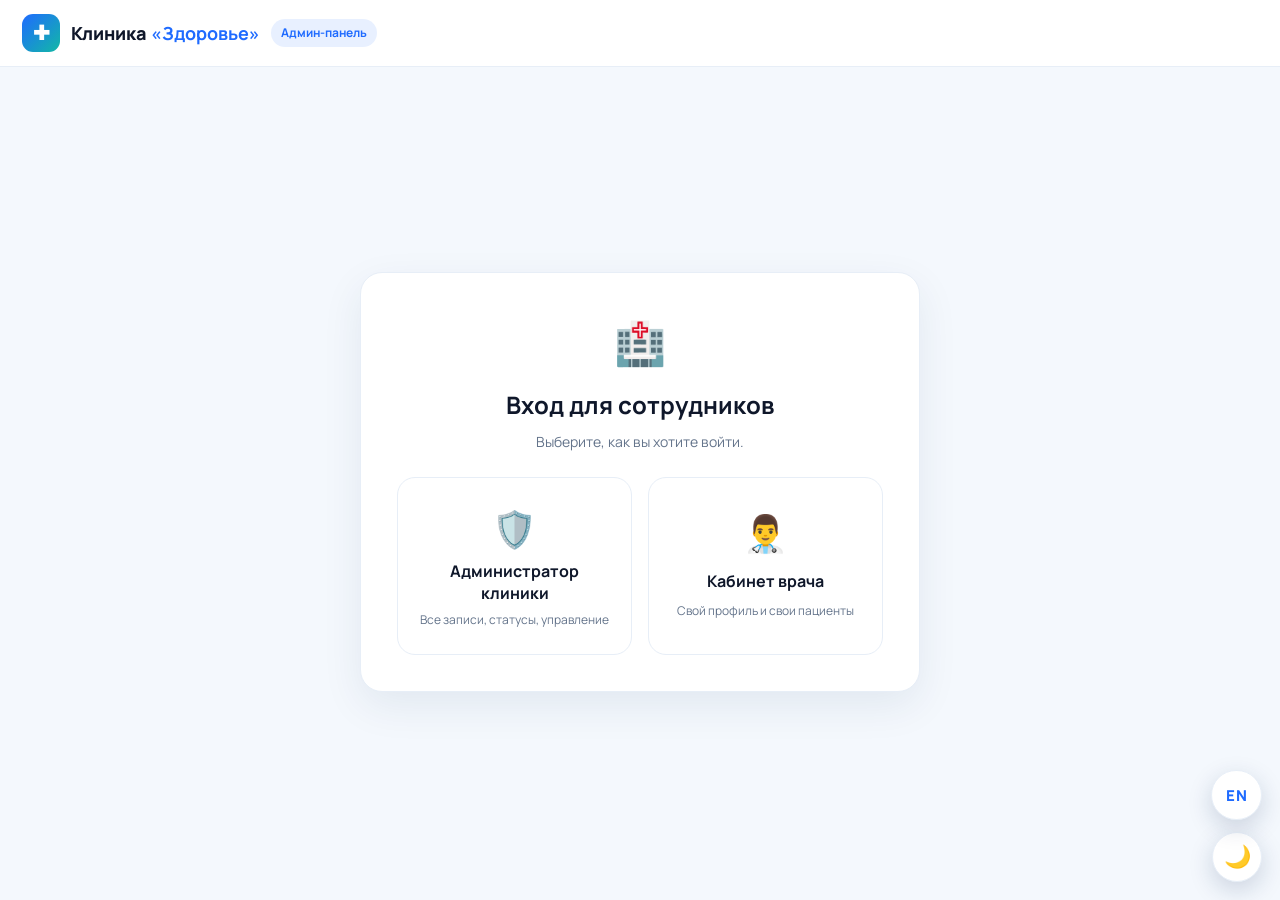
<file: docs/admin.html>
<!DOCTYPE html>
<html lang="ru">
<head>
  <meta charset="UTF-8" />
  <meta name="viewport" content="width=device-width, initial-scale=1.0" />
  <meta name="robots" content="noindex, nofollow" />
  <meta name="description" content="Админ-панель медицинского центра «Здоровье»." />
  <meta name="theme-color" content="#1f6bff" />
  <link rel="icon" href="data:image/svg+xml,%3Csvg xmlns='http://www.w3.org/2000/svg' viewBox='0 0 100 100'%3E%3Crect width='100' height='100' rx='22' fill='%231f6bff'/%3E%3Cpath d='M42 18h16v24h24v16H58v24H42V58H18V42h24z' fill='white'/%3E%3C/svg%3E" />
  <link rel="stylesheet" href="theme.css" />
  <script>(function(){try{document.documentElement.setAttribute('data-theme',localStorage.getItem('theme')||'light');}catch(e){}})();</script>
  <title>Админ-панель — Клиника «Здоровье»</title>
  <link rel="preconnect" href="https://fonts.googleapis.com" />
  <link href="https://fonts.googleapis.com/css2?family=Manrope:wght@400;500;600;700;800&display=swap" rel="stylesheet" />
  <style>
    :root { --primary:#1f6bff; --primary-600:#1556d6; --accent:#12b8a6; --ink:#0f172a; --muted:#64748b; --line:#e7eef7; --bg:#f4f8fd; --card-shadow:0 14px 40px rgba(15,45,90,.08); }
    * { box-sizing:border-box; margin:0; padding:0; }
    body { font-family:"Manrope",-apple-system,BlinkMacSystemFont,"Segoe UI",Roboto,Arial,sans-serif; background:var(--bg); color:var(--ink); line-height:1.6; }
    .nav { background:#fff; border-bottom:1px solid var(--line); }
    .nav-inner { max-width:1280px; margin:0 auto; padding:14px 22px; display:flex; align-items:center; justify-content:space-between; gap:12px; flex-wrap:wrap; }
    .brand { display:flex; align-items:center; gap:11px; font-weight:800; font-size:18px; }
    .brand .logo { width:38px; height:38px; display:grid; place-items:center; border-radius:11px; color:#fff; font-size:20px; background:linear-gradient(135deg,var(--primary),var(--accent)); }
    .brand b { color:var(--primary); }
    .tag { font-size:12px; font-weight:700; color:var(--primary); background:rgba(31,107,255,.1); padding:4px 10px; border-radius:999px; }
    .logout { border:none; background:#f1f5f9; color:#334155; font-weight:700; font-size:14px; padding:9px 16px; border-radius:10px; cursor:pointer; font-family:inherit; }
    .logout:hover { background:#e2e8f0; }

    /* Логин */
    .login-wrap { min-height:calc(100vh - 70px); display:grid; place-items:center; padding:22px; }
    .login { background:#fff; border:1px solid var(--line); border-radius:20px; padding:36px; box-shadow:var(--card-shadow); width:100%; max-width:400px; text-align:center; }
    .login .ic { font-size:40px; }
    .login h1 { font-size:24px; margin:10px 0 6px; }
    .login p { color:var(--muted); font-size:14px; margin-bottom:20px; }
    .login input { width:100%; padding:14px; border:1.5px solid #e2e8f0; border-radius:12px; font-size:15px; font-family:inherit; outline:none; }
    .login input:focus { border-color:var(--primary); box-shadow:0 0 0 4px rgba(31,107,255,.12); }
    .login button { width:100%; margin-top:14px; padding:14px; border:none; color:#fff; border-radius:12px; font-size:16px; font-weight:700; cursor:pointer; font-family:inherit; background:linear-gradient(135deg,var(--primary),var(--primary-600)); }
    .login .err { color:#dc2626; font-size:14px; margin-top:12px; min-height:18px; }

    /* Экран выбора роли */
    .choose { background:#fff; border:1px solid var(--line); border-radius:22px; padding:36px; box-shadow:var(--card-shadow); width:100%; max-width:560px; text-align:center; }
    .choose .ic { font-size:42px; }
    .choose h1 { font-size:24px; margin:10px 0 6px; }
    .choose p { color:var(--muted); font-size:14px; margin-bottom:24px; }
    .choose-grid { display:grid; grid-template-columns:1fr 1fr; gap:16px; }
    .choice { display:flex; flex-direction:column; align-items:center; gap:7px; padding:26px 18px; border-radius:18px; border:1.5px solid var(--line); background:#fff; cursor:pointer; font-family:inherit; transition:transform .2s, box-shadow .2s, border-color .2s; text-decoration:none; }
    .choice:hover { transform:translateY(-4px); box-shadow:var(--card-shadow); }
    .choice .cic { font-size:36px; }
    .choice b { font-size:16px; color:var(--ink); }
    .choice .cdesc { font-size:12px; color:var(--muted); }
    .choice.admin:hover { border-color:rgba(31,107,255,.5); }
    .choice.doc:hover { border-color:rgba(18,184,166,.5); }
    .backlink { display:inline-block; margin-top:16px; color:var(--muted); font-size:13px; text-decoration:none; }
    .backlink:hover { color:var(--primary); }
    @media (max-width:520px){ .choose-grid { grid-template-columns:1fr; } }

    /* Дашборд */
    .dash { max-width:1280px; margin:24px auto; padding:0 22px; display:none; }
    .cards { display:grid; grid-template-columns:repeat(4,1fr); gap:16px; margin-bottom:22px; }
    .card { background:#fff; border:1px solid var(--line); border-radius:16px; padding:18px 20px; box-shadow:var(--card-shadow); }
    .card .n { font-size:28px; font-weight:800; }
    .card .l { color:var(--muted); font-size:13px; margin-top:2px; }
    .card.t-new .n { color:#2563eb; } .card.t-confirmed .n { color:#16a34a; } .card.t-done .n { color:#0891b2; } .card.t-cancelled .n { color:#dc2626; }

    .tools { display:flex; gap:12px; flex-wrap:wrap; margin-bottom:18px; }
    .tools input, .tools select { padding:12px 14px; border:1.5px solid #e2e8f0; border-radius:11px; font-size:14px; outline:none; font-family:inherit; background:#fff; }
    .tools input { flex:1; min-width:220px; }
    .tools input:focus, .tools select:focus { border-color:var(--primary); }
    .refresh { border:none; background:var(--primary); color:#fff; font-weight:700; padding:0 18px; border-radius:11px; cursor:pointer; font-family:inherit; }

    .table-wrap { background:#fff; border:1px solid var(--line); border-radius:18px; box-shadow:var(--card-shadow); overflow-x:auto; }
    table { width:100%; border-collapse:collapse; min-width:900px; }
    th, td { padding:14px 16px; text-align:left; border-bottom:1px solid var(--line); font-size:14px; vertical-align:top; }
    th { background:#f8fafc; color:#475569; font-weight:700; white-space:nowrap; position:sticky; top:0; }
    tbody tr:hover { background:#f8fbff; }
    .who b { display:block; } .who span { color:var(--muted); font-size:13px; }
    .src { font-size:12px; font-weight:700; padding:4px 10px; border-radius:999px; white-space:nowrap; }
    .src.site { background:#eff6ff; color:#1d4ed8; } .src.telegram { background:#e0f2fe; color:#0369a1; }
    .stsel { padding:8px 10px; border-radius:9px; border:1.5px solid #e2e8f0; font-family:inherit; font-weight:700; font-size:13px; cursor:pointer; }
    .stsel.new { color:#2563eb; border-color:#bfdbfe; background:#eff6ff; }
    .stsel.confirmed { color:#16a34a; border-color:#bbf7d0; background:#f0fdf4; }
    .stsel.done { color:#0891b2; border-color:#a5f3fc; background:#ecfeff; }
    .stsel.cancelled { color:#dc2626; border-color:#fecaca; background:#fef2f2; }
    .muted { color:var(--muted); }
    .empty { text-align:center; color:var(--muted); padding:40px; }

    @media (max-width:760px){ .cards { grid-template-columns:repeat(2,1fr); } }
  </style>
</head>
<body>
  <nav class="nav">
    <div class="nav-inner">
      <div class="brand"><span class="logo">✚</span><span>Клиника <b>«Здоровье»</b></span> <span class="tag">Админ-панель</span></div>
      <button class="logout" id="logoutBtn" onclick="logout()" style="display:none">Выйти</button>
    </div>
  </nav>

  <!-- Экран выбора роли -->
  <div class="login-wrap" id="chooser">
    <div class="choose">
      <div class="ic">🏥</div>
      <h1>Вход для сотрудников</h1>
      <p>Выберите, как вы хотите войти.</p>
      <div class="choose-grid">
        <button class="choice admin" onclick="chooseAdmin()">
          <span class="cic">🛡️</span>
          <b>Администратор клиники</b>
          <span class="cdesc">Все записи, статусы, управление</span>
        </button>
        <a class="choice doc" href="vrach.html">
          <span class="cic">👨‍⚕️</span>
          <b>Кабинет врача</b>
          <span class="cdesc">Свой профиль и свои пациенты</span>
        </a>
      </div>
    </div>
  </div>

  <!-- Экран входа администратора -->
  <div class="login-wrap" id="loginWrap" style="display:none">
    <div class="login">
      <div class="ic">🛡️</div>
      <h1>Вход администратора</h1>
      <p>Введите пароль, чтобы увидеть записи пациентов.</p>
      <input id="pw" type="password" placeholder="Пароль" onkeydown="if(event.key==='Enter')login()" />
      <button onclick="login()">Войти</button>
      <div class="err" id="err"></div>
      <a class="backlink" href="#" onclick="backToChoose();return false">← Назад к выбору</a>
    </div>
  </div>

  <!-- Дашборд -->
  <div class="dash" id="dash">
    <div class="cards">
      <div class="card t-new"><div class="n" id="c-new">0</div><div class="l">Новые</div></div>
      <div class="card t-confirmed"><div class="n" id="c-confirmed">0</div><div class="l">Подтверждённые</div></div>
      <div class="card t-done"><div class="n" id="c-done">0</div><div class="l">Выполненные</div></div>
      <div class="card t-cancelled"><div class="n" id="c-cancelled">0</div><div class="l">Отменённые</div></div>
    </div>

    <div class="tools">
      <input id="search" placeholder="Поиск: имя, телефон, специалист…" oninput="render()" />
      <select id="fStatus" onchange="render()">
        <option value="">Все статусы</option>
        <option value="new">Новые</option>
        <option value="confirmed">Подтверждённые</option>
        <option value="done">Выполненные</option>
        <option value="cancelled">Отменённые</option>
      </select>
      <select id="fSource" onchange="render()">
        <option value="">Все источники</option>
        <option value="site">Сайт</option>
        <option value="telegram">Telegram</option>
      </select>
      <button class="refresh" onclick="loadList()">↻ Обновить</button>
    </div>

    <div class="table-wrap">
      <table>
        <thead>
          <tr><th>Когда</th><th>Пациент</th><th>Специалист / услуга</th><th>Источник</th><th>Комментарий</th><th>Статус</th></tr>
        </thead>
        <tbody id="rows"><tr><td colspan="6" class="empty">Загрузка…</td></tr></tbody>
      </table>
    </div>
  </div>

  <script>
    const SUPABASE_URL = "https://jntfbxunzvhnzocquvby.supabase.co";
    const ADMIN_FN_URL = SUPABASE_URL + "/functions/v1/admin-api";
    let items = [];

    function pw() { return sessionStorage.getItem("admin_pw") || ""; }

    async function api(payload) {
      const resp = await fetch(ADMIN_FN_URL, {
        method: "POST",
        headers: { "Content-Type": "application/json" },
        body: JSON.stringify({ password: pw(), ...payload }),
      });
      return { status: resp.status, data: await resp.json().catch(() => ({})) };
    }

    async function login() {
      const val = document.getElementById("pw").value.trim();
      const err = document.getElementById("err");
      err.textContent = "Проверяем…";
      sessionStorage.setItem("admin_pw", val);
      const r = await api({ action: "list" });
      if (r.status === 200) {
        err.textContent = "";
        showDash(r.data.items || []);
      } else {
        sessionStorage.removeItem("admin_pw");
        err.textContent = r.status === 401 ? "Неверный пароль" : "Ошибка входа, попробуйте позже";
      }
    }

    function logout() {
      sessionStorage.removeItem("admin_pw");
      location.reload();
    }

    function chooseAdmin() {
      document.getElementById("chooser").style.display = "none";
      document.getElementById("loginWrap").style.display = "grid";
      document.getElementById("pw").focus();
    }
    function backToChoose() {
      document.getElementById("loginWrap").style.display = "none";
      document.getElementById("chooser").style.display = "grid";
    }

    function showDash(list) {
      items = list;
      document.getElementById("chooser").style.display = "none";
      document.getElementById("loginWrap").style.display = "none";
      document.getElementById("dash").style.display = "block";
      document.getElementById("logoutBtn").style.display = "inline-block";
      render();
    }

    async function loadList() {
      const r = await api({ action: "list" });
      if (r.status === 200) { items = r.data.items || []; render(); }
      else if (r.status === 401) logout();
    }

    const STATUS_LABEL = { new: "Новая", confirmed: "Подтверждена", done: "Выполнена", cancelled: "Отменена" };
    const SRC_LABEL = { site: "🌐 Сайт", telegram: "✈️ Telegram" };

    function whenText(a) {
      if (a.appointment_at) {
        const d = new Date(a.appointment_at);
        return d.toLocaleString("ru-RU", { timeZone: "Europe/Moscow", day: "2-digit", month: "2-digit", year: "numeric", hour: "2-digit", minute: "2-digit" });
      }
      if (a.preferred_date) return new Date(a.preferred_date).toLocaleDateString("ru-RU") + " <span class='muted'>(время уточняется)</span>";
      return "<span class='muted'>не указано</span>";
    }
    function esc(s){ return (s||"").replace(/[&<>"]/g,c=>({"&":"&amp;","<":"&lt;",">":"&gt;",'"':"&quot;"}[c])); }

    async function setStatus(id, status, sel) {
      sel.className = "stsel " + status;
      const r = await api({ action: "status", id, status });
      if (r.status !== 200) { alert("Не удалось сохранить статус"); return; }
      const it = items.find(x => x.id === id); if (it) it.status = status;
      updateCounters();
    }

    function updateCounters() {
      const c = { new:0, confirmed:0, done:0, cancelled:0 };
      items.forEach(a => { const s = a.status || "new"; if (c[s] != null) c[s]++; });
      ["new","confirmed","done","cancelled"].forEach(s => document.getElementById("c-"+s).textContent = c[s]);
    }

    function render() {
      updateCounters();
      const q = document.getElementById("search").value.trim().toLowerCase();
      const fs = document.getElementById("fStatus").value;
      const fsrc = document.getElementById("fSource").value;

      const list = items.filter(a => {
        const st = a.status || "new";
        if (fs && st !== fs) return false;
        if (fsrc && (a.source || "site") !== fsrc) return false;
        if (q) {
          const hay = [a.full_name, a.phone, a.specialty, a.doctor_name, a.service].join(" ").toLowerCase();
          if (!hay.includes(q)) return false;
        }
        return true;
      });

      const tbody = document.getElementById("rows");
      if (!list.length) { tbody.innerHTML = '<tr><td colspan="6" class="empty">Записей не найдено.</td></tr>'; return; }

      tbody.innerHTML = list.map(a => {
        const st = a.status || "new";
        const src = a.source || "site";
        const spec = esc(a.specialty || "") + (a.doctor_name ? `<br><span class='muted'>${esc(a.doctor_name)}</span>` : "") + (a.service ? `<br><span class='muted'>${esc(a.service)}</span>` : "");
        const opts = ["new","confirmed","done","cancelled"].map(s => `<option value="${s}" ${s===st?"selected":""}>${STATUS_LABEL[s]}</option>`).join("");
        return `
        <tr>
          <td>${whenText(a)}</td>
          <td class="who"><b>${esc(a.full_name||"—")}</b><span>${esc(a.phone||"")}</span></td>
          <td>${spec || "—"}</td>
          <td><span class="src ${src}">${SRC_LABEL[src]||src}</span></td>
          <td class="muted">${esc(a.comment||"")}</td>
          <td><select class="stsel ${st}" onchange="setStatus(${a.id}, this.value, this)">${opts}</select></td>
        </tr>`;
      }).join("");
    }

    // Автовход, если пароль уже введён в этой вкладке
    document.addEventListener("DOMContentLoaded", async () => {
      if (pw()) {
        const r = await api({ action: "list" });
        if (r.status === 200) showDash(r.data.items || []);
        else sessionStorage.removeItem("admin_pw");
      }
    });
  </script>
  <script src="theme.js"></script>
  <script src="i18n.js"></script>
</body>
</html>
</file>
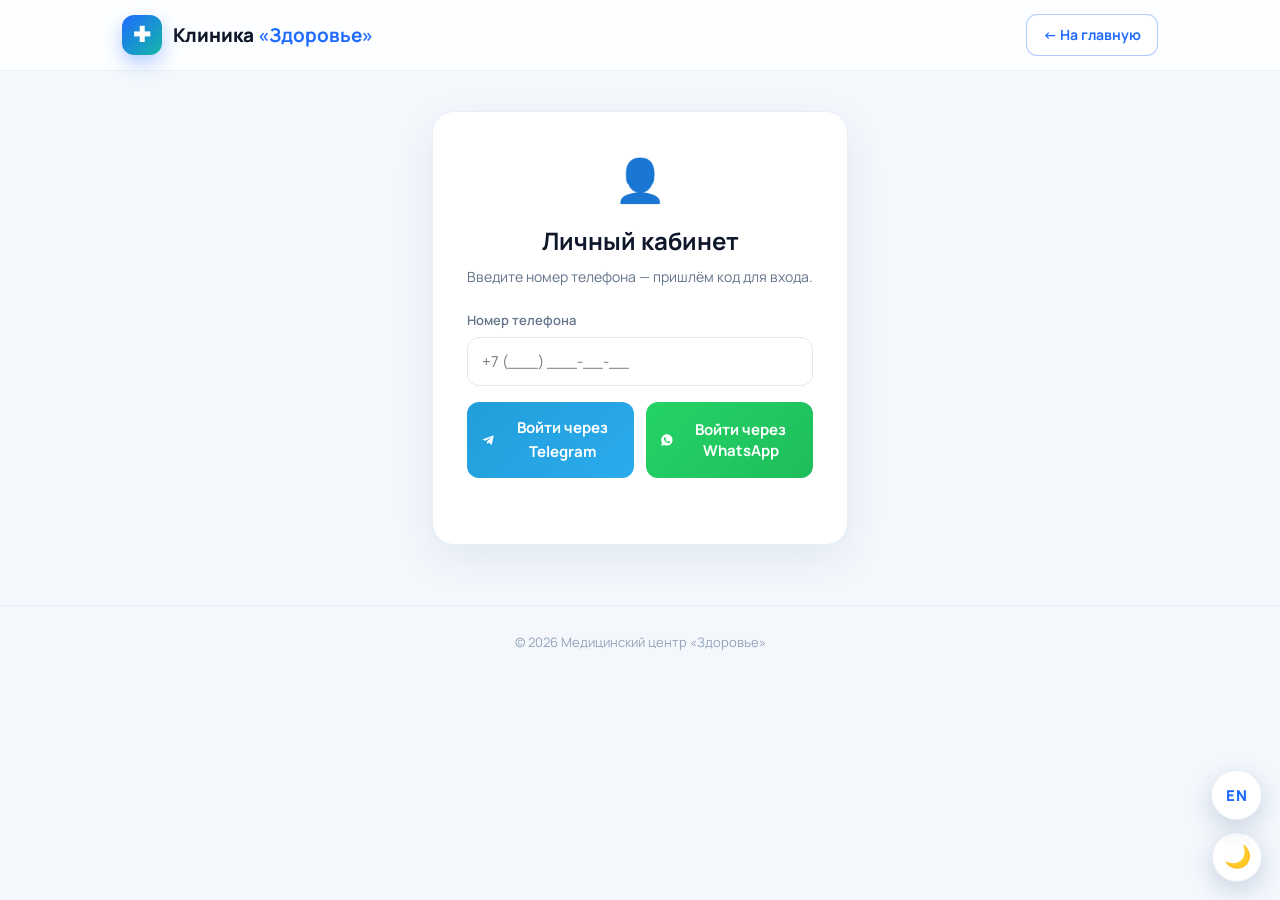
<file: docs/cabinet.html>
<!DOCTYPE html>
<html lang="ru">
<head>
  <meta charset="UTF-8" />
  <meta name="viewport" content="width=device-width, initial-scale=1.0" />
  <meta name="description" content="Личный кабинет пациента медицинского центра «Здоровье»: вход по телефону, карточка клиента и история приёмов." />
  <meta name="theme-color" content="#1f6bff" />
  <link rel="icon" href="data:image/svg+xml,%3Csvg xmlns='http://www.w3.org/2000/svg' viewBox='0 0 100 100'%3E%3Crect width='100' height='100' rx='22' fill='%231f6bff'/%3E%3Cpath d='M42 18h16v24h24v16H58v24H42V58H18V42h24z' fill='white'/%3E%3C/svg%3E" />
  <link rel="stylesheet" href="theme.css" />
  <script>(function(){try{document.documentElement.setAttribute('data-theme',localStorage.getItem('theme')||'light');}catch(e){}})();</script>
  <title>Личный кабинет — Клиника «Здоровье»</title>
  <link rel="preconnect" href="https://fonts.googleapis.com" />
  <link href="https://fonts.googleapis.com/css2?family=Manrope:wght@400;500;600;700;800&display=swap" rel="stylesheet" />
  <style>
    :root { --primary:#1f6bff; --primary-600:#1556d6; --accent:#12b8a6; --ink:#0f172a; --muted:#64748b; --line:#e7eef7; --bg:#f4f8fd; --card-shadow:0 14px 40px rgba(15,45,90,.08); }
    * { box-sizing:border-box; margin:0; padding:0; }
    body { font-family:"Manrope",-apple-system,BlinkMacSystemFont,"Segoe UI",Roboto,Arial,sans-serif; background:var(--bg); color:var(--ink); line-height:1.6; -webkit-font-smoothing:antialiased; }
    .nav { position:sticky; top:0; z-index:50; background:rgba(255,255,255,.78); backdrop-filter:saturate(180%) blur(14px); border-bottom:1px solid rgba(15,45,90,.07); }
    .nav-inner { max-width:1080px; margin:0 auto; padding:14px 22px; display:flex; align-items:center; justify-content:space-between; gap:16px; flex-wrap:wrap; }
    .brand { display:flex; align-items:center; gap:11px; font-weight:800; font-size:19px; }
    .brand .logo { width:40px; height:40px; display:grid; place-items:center; border-radius:12px; color:#fff; font-size:21px; background:linear-gradient(135deg,var(--primary),var(--accent)); box-shadow:0 8px 18px rgba(31,107,255,.32); }
    .brand b { color:var(--primary); }
    .nav .right { display:flex; gap:10px; align-items:center; }
    .nav a.back, .nav button.logout { text-decoration:none; font-weight:700; font-size:14px; padding:9px 16px; border-radius:11px; cursor:pointer; font-family:inherit; border:1.5px solid rgba(31,107,255,.35); color:var(--primary); background:#fff; transition:.2s; }
    .nav a.back:hover { background:var(--primary); color:#fff; }
    .nav button.logout { border-color:#fecaca; color:#dc2626; display:none; }
    .nav button.logout:hover { background:#fef2f2; }

    /* ---------- Вход ---------- */
    .auth-wrap { max-width:460px; margin:40px auto 60px; padding:0 22px; }
    .auth { background:#fff; border:1px solid var(--line); border-radius:22px; padding:34px; box-shadow:var(--card-shadow); }
    .auth .ic { font-size:42px; text-align:center; }
    .auth h1 { font-size:24px; text-align:center; margin:8px 0 6px; }
    .auth .sub { color:var(--muted); font-size:14px; text-align:center; margin-bottom:22px; }
    label { display:block; font-weight:600; font-size:13px; color:var(--muted); margin:14px 0 6px; }
    input, select, textarea { width:100%; padding:13px 14px; border:1.5px solid #e2e8f0; border-radius:12px; font-size:15px; font-family:inherit; outline:none; background:#fff; transition:.15s; }
    input:focus, select:focus, textarea:focus { border-color:var(--primary); box-shadow:0 0 0 4px rgba(31,107,255,.12); }
    textarea { min-height:84px; resize:vertical; line-height:1.5; }
    .ch-buttons { display:grid; grid-template-columns:1fr 1fr; gap:12px; margin-top:16px; }
    .ch { display:flex; align-items:center; justify-content:center; gap:9px; padding:14px; border:none; border-radius:12px; font-size:15px; font-weight:700; cursor:pointer; font-family:inherit; color:#fff; text-decoration:none; text-align:center; transition:transform .15s, box-shadow .15s; }
    .ch:hover { transform:translateY(-1px); }
    .ch:disabled { opacity:.6; cursor:default; transform:none; }
    .ch.tg { background:linear-gradient(135deg,#229ED9,#2AABEE); }
    .ch.wa { background:linear-gradient(135deg,#25D366,#1ebe5b); }
    .ch svg { width:20px; height:20px; }
    .btn { width:100%; margin-top:16px; padding:14px; border:none; color:#fff; border-radius:12px; font-size:16px; font-weight:700; font-family:inherit; cursor:pointer; background:linear-gradient(135deg,var(--primary),var(--primary-600)); }
    .btn.ghost { background:#f1f5f9; color:#334155; }
    .msg { margin-top:14px; font-size:14px; min-height:18px; }
    .msg.err { color:#dc2626; }
    .msg.ok { color:#16a34a; }
    .codebox input { letter-spacing:.4em; text-align:center; font-size:22px; font-weight:700; }
    .hide { display:none !important; }

    /* ---------- Кабинет ---------- */
    .cab { max-width:1080px; margin:26px auto 60px; padding:0 22px; }
    .hero { position:relative; overflow:hidden; color:#fff; border-radius:24px; padding:28px 30px; display:flex; gap:20px; align-items:center; flex-wrap:wrap;
      background:radial-gradient(500px 300px at 100% 0%, rgba(18,184,166,.5), transparent 60%), linear-gradient(135deg,#1f6bff,#2563eb 55%,#0ea5e9); box-shadow:0 20px 50px rgba(31,107,255,.28); }
    .hero .ava { width:84px; height:84px; border-radius:22px; background:rgba(255,255,255,.2); border:3px solid rgba(255,255,255,.35); display:grid; place-items:center; font-size:34px; font-weight:800; flex-shrink:0; }
    .hero h1 { font-size:26px; font-weight:800; letter-spacing:-.02em; }
    .hero .badge { display:inline-block; margin-top:6px; background:rgba(255,255,255,.2); border:1px solid rgba(255,255,255,.35); padding:5px 13px; border-radius:999px; font-weight:700; font-size:13px; }

    .grid2 { display:grid; grid-template-columns:1.15fr .85fr; gap:18px; margin-top:18px; align-items:start; }
    @media (max-width:860px){ .grid2 { grid-template-columns:1fr; } }
    .block { background:#fff; border:1px solid var(--line); border-radius:20px; padding:24px; box-shadow:var(--card-shadow); margin-bottom:18px; }
    .block h2 { font-size:18px; font-weight:800; margin-bottom:4px; display:flex; align-items:center; gap:8px; }
    .block .hint { color:var(--muted); font-size:13px; margin-bottom:14px; }
    .row2 { display:grid; grid-template-columns:1fr 1fr; gap:12px; }
    @media (max-width:520px){ .row2 { grid-template-columns:1fr; } }
    .med textarea { min-height:70px; }
    .save-bar { display:flex; align-items:center; gap:14px; flex-wrap:wrap; margin-top:6px; }
    .save-bar .btn { width:auto; padding:13px 26px; margin-top:0; }

    .appt { border:1px solid var(--line); border-radius:14px; padding:14px 16px; margin-bottom:10px; }
    .appt .when { font-weight:800; }
    .appt .meta { color:var(--muted); font-size:14px; }
    .pill { display:inline-block; font-size:12px; font-weight:700; padding:3px 10px; border-radius:999px; margin-top:6px; }
    .pill.new { background:#eff6ff; color:#1d4ed8; } .pill.confirmed { background:#f0fdf4; color:#16a34a; }
    .pill.done { background:#ecfeff; color:#0891b2; } .pill.cancelled { background:#fef2f2; color:#dc2626; }
    .empty { color:var(--muted); text-align:center; padding:24px; }
    footer { text-align:center; color:#94a3b8; font-size:13px; padding:26px; border-top:1px solid var(--line); }
  </style>
</head>
<body>
  <nav class="nav">
    <div class="nav-inner">
      <div class="brand"><span class="logo">✚</span><span>Клиника <b>«Здоровье»</b></span></div>
      <div class="right">
        <button class="logout" id="logoutBtn" onclick="logout()">Выйти</button>
        <a class="back" href="index.html">← На главную</a>
      </div>
    </div>
  </nav>

  <!-- ============ ВХОД: шаг 1 — телефон ============ -->
  <div class="auth-wrap" id="step-phone">
    <div class="auth">
      <div class="ic">👤</div>
      <h1>Личный кабинет</h1>
      <p class="sub">Введите номер телефона — пришлём код для входа.</p>
      <label for="phone">Номер телефона</label>
      <input id="phone" type="tel" placeholder="+7 (___) ___-__-__" autocomplete="tel" oninput="updateTgLink()" />
      <div class="ch-buttons">
        <a class="ch tg" id="btnTg" target="_blank" rel="noopener" href="#" onclick="return telegramClick(event)">
          <svg viewBox="0 0 24 24" fill="currentColor"><path d="M9.78 18.65l.28-4.23 7.68-6.92c.34-.31-.07-.46-.52-.19L7.74 13.3 3.64 12c-.88-.25-.89-.86.2-1.3l15.97-6.16c.73-.33 1.43.18 1.15 1.3l-2.72 12.81c-.19.91-.74 1.13-1.5.71l-4.14-3.05-1.99 1.93c-.23.23-.42.42-.83.42z"/></svg>
          Войти через Telegram
        </a>
        <button class="ch wa" id="btnWa" onclick="requestCode('whatsapp')">
          <svg viewBox="0 0 24 24" fill="currentColor"><path d="M12.04 2c-5.46 0-9.9 4.43-9.9 9.9 0 1.75.46 3.45 1.32 4.95L2 22l5.27-1.38a9.9 9.9 0 004.77 1.22h.01c5.46 0 9.9-4.43 9.9-9.9 0-2.64-1.03-5.13-2.9-7C17.18 3.03 14.69 2 12.04 2zm5.8 14.16c-.24.68-1.42 1.32-1.95 1.36-.5.04-.97.22-3.28-.68-2.77-1.09-4.5-3.93-4.64-4.11-.13-.18-1.1-1.46-1.1-2.79 0-1.33.7-1.98.95-2.25.24-.27.53-.34.71-.34l.5.01c.16.01.38-.06.59.45.24.58.81 2 .88 2.14.07.14.12.31.02.49-.09.18-.14.29-.27.45l-.41.48c-.13.13-.27.28-.12.54.16.27.69 1.14 1.49 1.85 1.02.91 1.88 1.2 2.15 1.33.27.13.42.11.58-.07.16-.18.67-.78.85-1.05.18-.27.36-.22.6-.13.24.09 1.55.73 1.81.86.27.13.45.2.51.31.07.11.07.63-.17 1.31z"/></svg>
          Войти через WhatsApp
        </button>
      </div>
      <div class="msg" id="phoneMsg"></div>
    </div>
  </div>

  <!-- ============ ВХОД: шаг 2 — код ============ -->
  <div class="auth-wrap hide" id="step-code">
    <div class="auth">
      <div class="ic">🔐</div>
      <h1>Введите код</h1>
      <p class="sub" id="codeSub">Мы отправили 6-значный код. Введите его ниже.</p>
      <div class="codebox">
        <label for="code">Код из сообщения</label>
        <input id="code" inputmode="numeric" maxlength="6" placeholder="••••••" onkeydown="if(event.key==='Enter')verifyCode()" />
      </div>
      <button class="btn" onclick="verifyCode()">Войти</button>
      <button class="btn ghost" onclick="backToPhone()">← Изменить номер</button>
      <div class="msg" id="codeMsg"></div>
    </div>
  </div>

  <!-- ============ КАБИНЕТ ============ -->
  <div class="cab hide" id="cabinet">
    <div class="hero">
      <div class="ava" id="ava">👤</div>
      <div>
        <h1 id="heroName">Карточка клиента</h1>
        <span class="badge" id="heroPhone"></span>
      </div>
    </div>

    <div class="grid2">
      <!-- Левая колонка: личные данные + медкарта -->
      <div>
        <div class="block">
          <h2>🪪 Основная информация</h2>
          <p class="hint">Эти данные видит врач, когда вы записываетесь на приём.</p>
          <div class="row2">
            <div><label for="f_first">Имя</label><input id="f_first" /></div>
            <div><label for="f_last">Фамилия</label><input id="f_last" /></div>
          </div>
          <div class="row2">
            <div><label for="f_birth">Дата рождения</label><input id="f_birth" type="date" /></div>
            <div><label for="f_age">Возраст</label><input id="f_age" type="number" min="1" max="120" placeholder="напр. 35" /></div>
          </div>
          <div class="row2">
            <div><label for="f_gender">Пол</label>
              <select id="f_gender"><option value="">—</option><option value="м">Мужской</option><option value="ж">Женский</option></select>
            </div>
            <div><label for="f_blood">Группа крови</label><input id="f_blood" placeholder="напр. II (A) Rh+" /></div>
          </div>
          <label for="f_phone">Телефон</label>
          <input id="f_phone" type="tel" />
          <label for="f_email">Email (необязательно)</label>
          <input id="f_email" type="email" placeholder="для копий уведомлений" />
        </div>

        <div class="block med">
          <h2>🩺 Карточка клиента</h2>
          <p class="hint">Заполните заранее — врач увидит это перед приёмом и будет готов помочь.</p>
          <label for="f_diseases">Хронические болезни и диагнозы</label>
          <textarea id="f_diseases" placeholder="Напр.: гипертония, сахарный диабет 2 типа, гастрит…"></textarea>
          <label for="f_allergies">Аллергии</label>
          <textarea id="f_allergies" placeholder="Напр.: пенициллин, орехи, пыльца…"></textarea>
          <label for="f_surgeries">Перенесённые операции</label>
          <textarea id="f_surgeries" placeholder="Напр.: удаление аппендикса (2018)…"></textarea>
          <label for="f_medications">Постоянно принимаемые лекарства</label>
          <textarea id="f_medications" placeholder="Напр.: эналаприл 5 мг утром…"></textarea>
          <label for="f_comments">Комментарии и пожелания</label>
          <textarea id="f_comments" placeholder="Любая важная для врача информация…"></textarea>
          <div class="save-bar">
            <button class="btn" onclick="saveProfile()">💾 Сохранить карточку</button>
            <span class="msg" id="saveMsg"></span>
          </div>
        </div>
      </div>

      <!-- Правая колонка: записи -->
      <div>
        <div class="block">
          <h2>📅 Мои записи</h2>
          <p class="hint">Ваши прошлые и будущие приёмы.</p>
          <div id="apptList"><div class="empty">Загрузка…</div></div>
        </div>
      </div>
    </div>
  </div>

  <footer>© 2026 Медицинский центр «Здоровье»</footer>

  <script>
    const SUPABASE_URL = "https://jntfbxunzvhnzocquvby.supabase.co";
    const API = SUPABASE_URL + "/functions/v1/patient-api";
    const BOT_USERNAME = "Test_Nonuser_bot"; // имя Telegram-бота (без @)
    const get = id => document.getElementById(id);
    let pendingPhone = "";

    async function api(payload) {
      const r = await fetch(API, { method: "POST", headers: { "Content-Type": "application/json" }, body: JSON.stringify(payload) });
      return { status: r.status, data: await r.json().catch(() => ({})) };
    }
    function token() { return localStorage.getItem("patient_token") || ""; }
    function show(id) { ["step-phone","step-code","cabinet"].forEach(s => get(s).classList.toggle("hide", s !== id)); }

    /* ---------- Шаг 1а: вход через Telegram (кнопка-ссылка) ---------- */
    // Номер телефона зашиваем прямо в ссылку на бота: t.me/бот?start=p_<10цифр>.
    // Это НАСТОЯЩАЯ ссылка (а не window.open) — браузер её не блокирует.
    function updateTgLink() {
      const digits = get("phone").value.replace(/\D/g, "").slice(-10);
      const a = get("btnTg");
      if (digits.length === 10) a.href = `https://t.me/${BOT_USERNAME}?start=p_${digits}`;
      else a.removeAttribute("href");
    }

    function telegramClick(e) {
      const digits = get("phone").value.replace(/\D/g, "").slice(-10);
      const msg = get("phoneMsg");
      if (digits.length !== 10) {
        e.preventDefault();
        msg.className = "msg err"; msg.textContent = "Сначала введите корректный номер телефона";
        return false;
      }
      pendingPhone = get("phone").value;
      msg.textContent = "";
      get("codeSub").innerHTML = "В Telegram нажмите <b>«Старт»</b> (или «Начать») — вам придёт код из 6 цифр. Введите его здесь.";
      // ссылка откроет Telegram в новой вкладке, а здесь покажем ввод кода
      show("step-code"); get("code").focus();
      return true; // разрешаем переход по ссылке
    }

    /* ---------- Шаг 1: запрос кода (WhatsApp) ---------- */
    async function requestCode(channel) {
      const phone = get("phone").value.trim();
      const msg = get("phoneMsg");
      if (phone.replace(/\D/g, "").length < 10) { msg.className = "msg err"; msg.textContent = "Введите корректный номер телефона"; return; }
      pendingPhone = phone;
      get("btnTg").disabled = true; get("btnWa").disabled = true;
      msg.className = "msg"; msg.textContent = "Отправляем код…";
      const r = await api({ action: "request_code", phone, channel });
      get("btnTg").disabled = false; get("btnWa").disabled = false;
      if (r.data.ok) {
        msg.className = "msg ok"; msg.textContent = "Код отправлен!";
        show("step-code"); get("code").focus();
      } else {
        msg.className = "msg err"; msg.textContent = r.data.error || "Не удалось отправить код";
      }
    }

    /* ---------- Шаг 2: проверка кода ---------- */
    async function verifyCode() {
      const code = get("code").value.trim();
      const msg = get("codeMsg");
      if (!code) { msg.className = "msg err"; msg.textContent = "Введите код"; return; }
      msg.className = "msg"; msg.textContent = "Проверяем…";
      const r = await api({ action: "verify_code", phone: pendingPhone, code });
      if (r.data.ok && r.data.token) {
        localStorage.setItem("patient_token", r.data.token);
        msg.textContent = "";
        get("code").value = "";
        openCabinet(r.data.profile);
      } else {
        msg.className = "msg err"; msg.textContent = r.data.error || "Неверный код";
      }
    }
    function backToPhone() { show("step-phone"); get("phoneMsg").textContent = ""; }

    /* ---------- Кабинет ---------- */
    function fmtPhone(p10) {
      const d = (p10 || "").replace(/\D/g, "");
      if (d.length !== 10) return p10 || "";
      return `+7 (${d.slice(0,3)}) ${d.slice(3,6)}-${d.slice(6,8)}-${d.slice(8,10)}`;
    }
    function fill(id, v) { get(id).value = v == null ? "" : v; }

    function openCabinet(p) {
      show("cabinet");
      get("logoutBtn").style.display = "inline-block";
      const fio = [p.first_name, p.last_name].filter(Boolean).join(" ");
      get("heroName").textContent = fio || "Карточка клиента";
      get("ava").textContent = (p.first_name || "👤").trim().charAt(0).toUpperCase();
      get("heroPhone").textContent = "📞 " + fmtPhone(p.phone);
      fill("f_first", p.first_name); fill("f_last", p.last_name);
      fill("f_birth", p.birth_date); fill("f_age", p.age); fill("f_gender", p.gender);
      fill("f_phone", fmtPhone(p.phone)); fill("f_blood", p.blood_type); fill("f_email", p.email);
      fill("f_diseases", p.diseases); fill("f_allergies", p.allergies);
      fill("f_surgeries", p.surgeries); fill("f_medications", p.medications); fill("f_comments", p.comments);
      loadAppointments();
    }

    async function saveProfile() {
      const msg = get("saveMsg");
      msg.className = "msg"; msg.textContent = "Сохраняем…";
      const profile = {
        first_name: get("f_first").value, last_name: get("f_last").value,
        birth_date: get("f_birth").value || null, age: get("f_age").value, gender: get("f_gender").value,
        phone: get("f_phone").value, blood_type: get("f_blood").value, email: get("f_email").value,
        diseases: get("f_diseases").value, allergies: get("f_allergies").value,
        surgeries: get("f_surgeries").value, medications: get("f_medications").value, comments: get("f_comments").value,
      };
      const r = await api({ action: "update", token: token(), profile });
      if (r.status === 401) { logout(); return; }
      if (r.data.ok) {
        msg.className = "msg ok"; msg.textContent = "✅ Сохранено";
        openCabinet(r.data.profile); // обновим имя/телефон в шапке
        get("saveMsg").className = "msg ok"; get("saveMsg").textContent = "✅ Сохранено";
        setTimeout(() => { get("saveMsg").textContent = ""; }, 2500);
      } else {
        msg.className = "msg err"; msg.textContent = r.data.error || "Не удалось сохранить";
      }
    }

    const STATUS_LABEL = { new:"Новая", confirmed:"Подтверждена", done:"Выполнена", cancelled:"Отменена" };
    function whenText(a){
      if (a.appointment_at) return new Date(a.appointment_at).toLocaleString("ru-RU",{day:"2-digit",month:"long",year:"numeric",hour:"2-digit",minute:"2-digit"});
      if (a.preferred_date) return new Date(a.preferred_date).toLocaleDateString("ru-RU",{day:"2-digit",month:"long",year:"numeric"}) + " · время уточняется";
      return "время уточняется";
    }
    function esc(s){ return (s||"").replace(/[&<>"]/g,c=>({"&":"&amp;","<":"&lt;",">":"&gt;",'"':"&quot;"}[c])); }

    async function loadAppointments() {
      const r = await api({ action: "appointments", token: token() });
      if (r.status === 401) { logout(); return; }
      const list = (r.data.items || []);
      const wrap = get("apptList");
      if (!list.length) { wrap.innerHTML = '<div class="empty">Пока нет записей.<br>Запишитесь на приём на главной странице.</div>'; return; }
      wrap.innerHTML = list.map(a => {
        const st = a.status || "new";
        const who = esc(a.specialty || "Специалист") + (a.doctor_name ? " · " + esc(a.doctor_name) : "");
        return `<div class="appt">
          <div class="when">🗓️ ${whenText(a)}</div>
          <div class="meta">${who}${a.service ? " · " + esc(a.service) : ""}</div>
          <span class="pill ${st}">${STATUS_LABEL[st] || st}</span>
        </div>`;
      }).join("");
    }

    function logout() {
      localStorage.removeItem("patient_token");
      pendingPhone = "";
      get("logoutBtn").style.display = "none";
      show("step-phone");
      get("phone").value = ""; get("phoneMsg").textContent = "";
    }

    /* ---------- Автовход по сохранённому токену ---------- */
    document.addEventListener("DOMContentLoaded", async () => {
      if (token()) {
        const r = await api({ action: "get", token: token() });
        if (r.data.ok) { openCabinet(r.data.profile); return; }
        localStorage.removeItem("patient_token");
      }
      show("step-phone");
    });
  </script>
  <script src="theme.js"></script>
  <script src="i18n.js"></script>
</body>
</html>
</file>
<file: docs/theme.css>
/* =====================================================================
   Тёмная тема — общая для всех страниц сайта клиники «Здоровье».
   Включается, когда у <html> стоит атрибут data-theme="dark".
   Подключается на каждой странице: <link rel="stylesheet" href="theme.css">
   ===================================================================== */

/* Плавное переключение цветов */
html { transition: background-color .25s ease, color .25s ease; }

/* ---- Переопределяем палитру для тёмной темы ---- */
html[data-theme="dark"] {
  --ink: #e7edf6;            /* основной текст — светлый */
  --muted: #9fb0c7;          /* вторичный текст */
  --line: #2b3a55;           /* границы */
  --bg: #0e1626;             /* фон страницы */
  --card-shadow: 0 14px 40px rgba(0,0,0,.5);
  color-scheme: dark;
}
html[data-theme="dark"] body { background: var(--bg); color: var(--ink); }

/* ---- Сплошные белые поверхности → тёмные карточки ---- */
html[data-theme="dark"] .card,
html[data-theme="dark"] .block,
html[data-theme="dark"] section.block,
html[data-theme="dark"] .login,
html[data-theme="dark"] .choose,
html[data-theme="dark"] .choice,
html[data-theme="dark"] .auth,
html[data-theme="dark"] .table-wrap,
html[data-theme="dark"] .doctor-card,
html[data-theme="dark"] .service-card,
html[data-theme="dark"] .appointment-form,
html[data-theme="dark"] .contact-card,
html[data-theme="dark"] .search-box,
html[data-theme="dark"] .symptom-result,
html[data-theme="dark"] .stats,
html[data-theme="dark"] .stat,
html[data-theme="dark"] .feature,
html[data-theme="dark"] .review,
html[data-theme="dark"] .news,
html[data-theme="dark"] .pcard,
html[data-theme="dark"] .appt,
html[data-theme="dark"] .sheet {
  background: #16223c !important;
  border-color: var(--line) !important;
  color: var(--ink);
}

/* ---- Навигация (сплошная и «стеклянная») ---- */
html[data-theme="dark"] .nav {
  background: rgba(13,21,38,.88) !important;
  border-color: var(--line) !important;
}
html[data-theme="dark"] .nav a.back,
html[data-theme="dark"] .nav button.logout { background: #16223c !important; }

/* ---- Поля ввода ---- */
html[data-theme="dark"] input,
html[data-theme="dark"] select,
html[data-theme="dark"] textarea,
html[data-theme="dark"] .tools input,
html[data-theme="dark"] .tools select {
  background: #0e1a30 !important;
  color: var(--ink) !important;
  border-color: var(--line) !important;
}
html[data-theme="dark"] input::placeholder,
html[data-theme="dark"] textarea::placeholder { color: #6b7c94; }

/* ---- Врачебная медкарта в окне врача ---- */
html[data-theme="dark"] .doccard { background: #0e1a30 !important; border-color: var(--line) !important; }
html[data-theme="dark"] .mc-notes { background: #0b1526 !important; color: var(--ink) !important; border-color: var(--line) !important; }
html[data-theme="dark"] .mc-upload { color: #c4d0e2 !important; }
html[data-theme="dark"] .dc-badge { background: #1e2d4a !important; color: #93b4ff !important; }

/* ---- Таблицы (админ-панель / кабинет врача) ---- */
html[data-theme="dark"] th { background: #0e1a30 !important; color: #cbd5e1 !important; }
html[data-theme="dark"] td { border-color: var(--line) !important; }
html[data-theme="dark"] tbody tr:hover { background: #1b2942 !important; }

/* ---- Вторичный текст ---- */
html[data-theme="dark"] .section-sub,
html[data-theme="dark"] .hint,
html[data-theme="dark"] .sub,
html[data-theme="dark"] .cdesc,
html[data-theme="dark"] .muted,
html[data-theme="dark"] .small { color: var(--muted) !important; }

/* ---- Заголовки внутри карточек — светлые ---- */
html[data-theme="dark"] .block h2,
html[data-theme="dark"] .card h2,
html[data-theme="dark"] .login h1,
html[data-theme="dark"] .auth h1,
html[data-theme="dark"] .choose h1 { color: var(--ink); }

/* ---- «Зашитый» тёмно-серый текст на тёмных поверхностях → светлее ---- */
html[data-theme="dark"] .nav-links a { color: #c7d3e6 !important; }
html[data-theme="dark"] .nav-links a:hover { color: #fff !important; }
html[data-theme="dark"] .logout,
html[data-theme="dark"] .review p,
html[data-theme="dark"] .contact-card p,
html[data-theme="dark"] .doctor-card ul,
html[data-theme="dark"] .block p.lead,
html[data-theme="dark"] .block .lead,
html[data-theme="dark"] .edu,
html[data-theme="dark"] .who span,
html[data-theme="dark"] .pcard .row,
html[data-theme="dark"] .appt .meta,
html[data-theme="dark"] .step p,
html[data-theme="dark"] .mrow .val { color: #c4d0e2 !important; }

/* =====================================================================
   Кнопка переключения темы (плавающая, внизу справа)
   ===================================================================== */
.theme-toggle {
  position: fixed; right: 18px; bottom: 18px; z-index: 9999;
  width: 50px; height: 50px; border-radius: 50%;
  border: 1px solid var(--line);
  background: #ffffff; color: #1f6bff; font-size: 22px; line-height: 1;
  cursor: pointer; display: grid; place-items: center;
  box-shadow: 0 8px 24px rgba(15,45,90,.18);
  transition: transform .2s, box-shadow .2s, background .2s;
}
.theme-toggle:hover { transform: translateY(-2px); box-shadow: 0 12px 30px rgba(15,45,90,.26); }
html[data-theme="dark"] .theme-toggle { background: #16223c; color: #fbbf24; border-color: var(--line); }

/* Кнопка смены языка — над кнопкой темы */
.lang-toggle {
  position: fixed; right: 18px; bottom: 80px; z-index: 9999;
  min-width: 50px; height: 50px; padding: 0 14px; border-radius: 25px;
  border: 1px solid var(--line);
  background: #ffffff; color: #1f6bff; font-size: 15px; font-weight: 800; letter-spacing: .03em;
  font-family: inherit; cursor: pointer; display: grid; place-items: center;
  box-shadow: 0 8px 24px rgba(15,45,90,.18);
  transition: transform .2s, box-shadow .2s, background .2s;
}
.lang-toggle:hover { transform: translateY(-2px); box-shadow: 0 12px 30px rgba(15,45,90,.26); }
html[data-theme="dark"] .lang-toggle { background: #16223c; color: #7db4ff; border-color: var(--line); }
</file>
